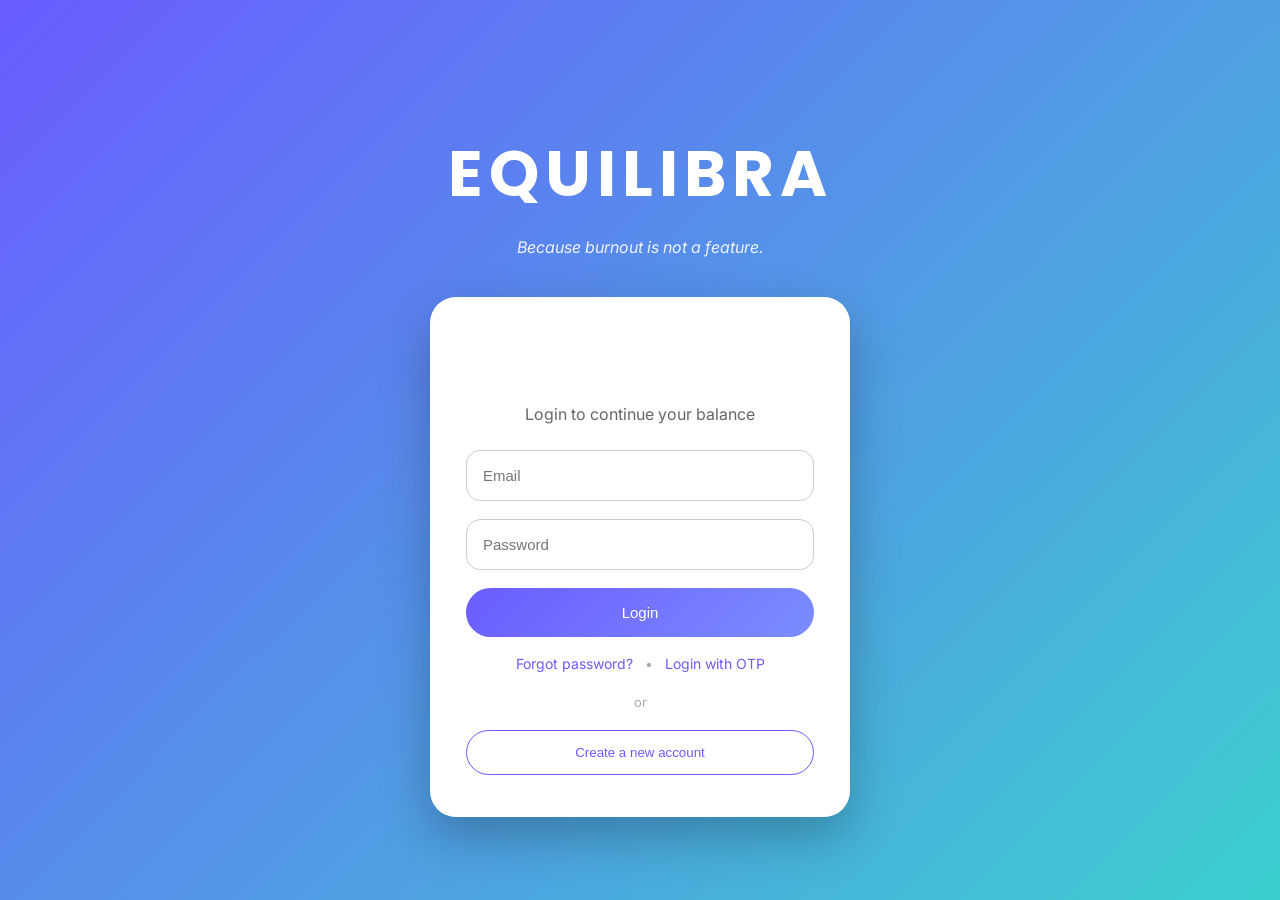
<file: login.html>
<!DOCTYPE html>
<html lang="en">
<head>
    <meta charset="UTF-8">
    <title>Equilibra | Login</title>
    <link rel="stylesheet" href="login.css">
    <link href="https://fonts.googleapis.com/css2?family=Inter:wght@400;500;600&family=Poppins:wght@600;700&display=swap" rel="stylesheet">
</head>
<body>

<div class="auth-page">

    <!-- BRAND -->
    <h1 class="auth-logo">EQUILIBRA</h1>
    <p class="auth-tagline">Because burnout is not a feature.</p>

    <!-- LOGIN CARD -->
    <div class="auth-card">

        <h2>Welcome back</h2>
        <p class="auth-sub">Login to continue your balance</p>

        <input type="email" placeholder="Email">
        <input type="password" placeholder="Password">

        <button class="primary-btn">Login</button>

        <div class="auth-links">
            <a href="#">Forgot password?</a>
            <span>•</span>
            <a href="#">Login with OTP</a>
        </div>

        <div class="divider">or</div>

        <button class="secondary-btn">Create a new account</button>

    </div>

</div>

</body>
</html>
</file>
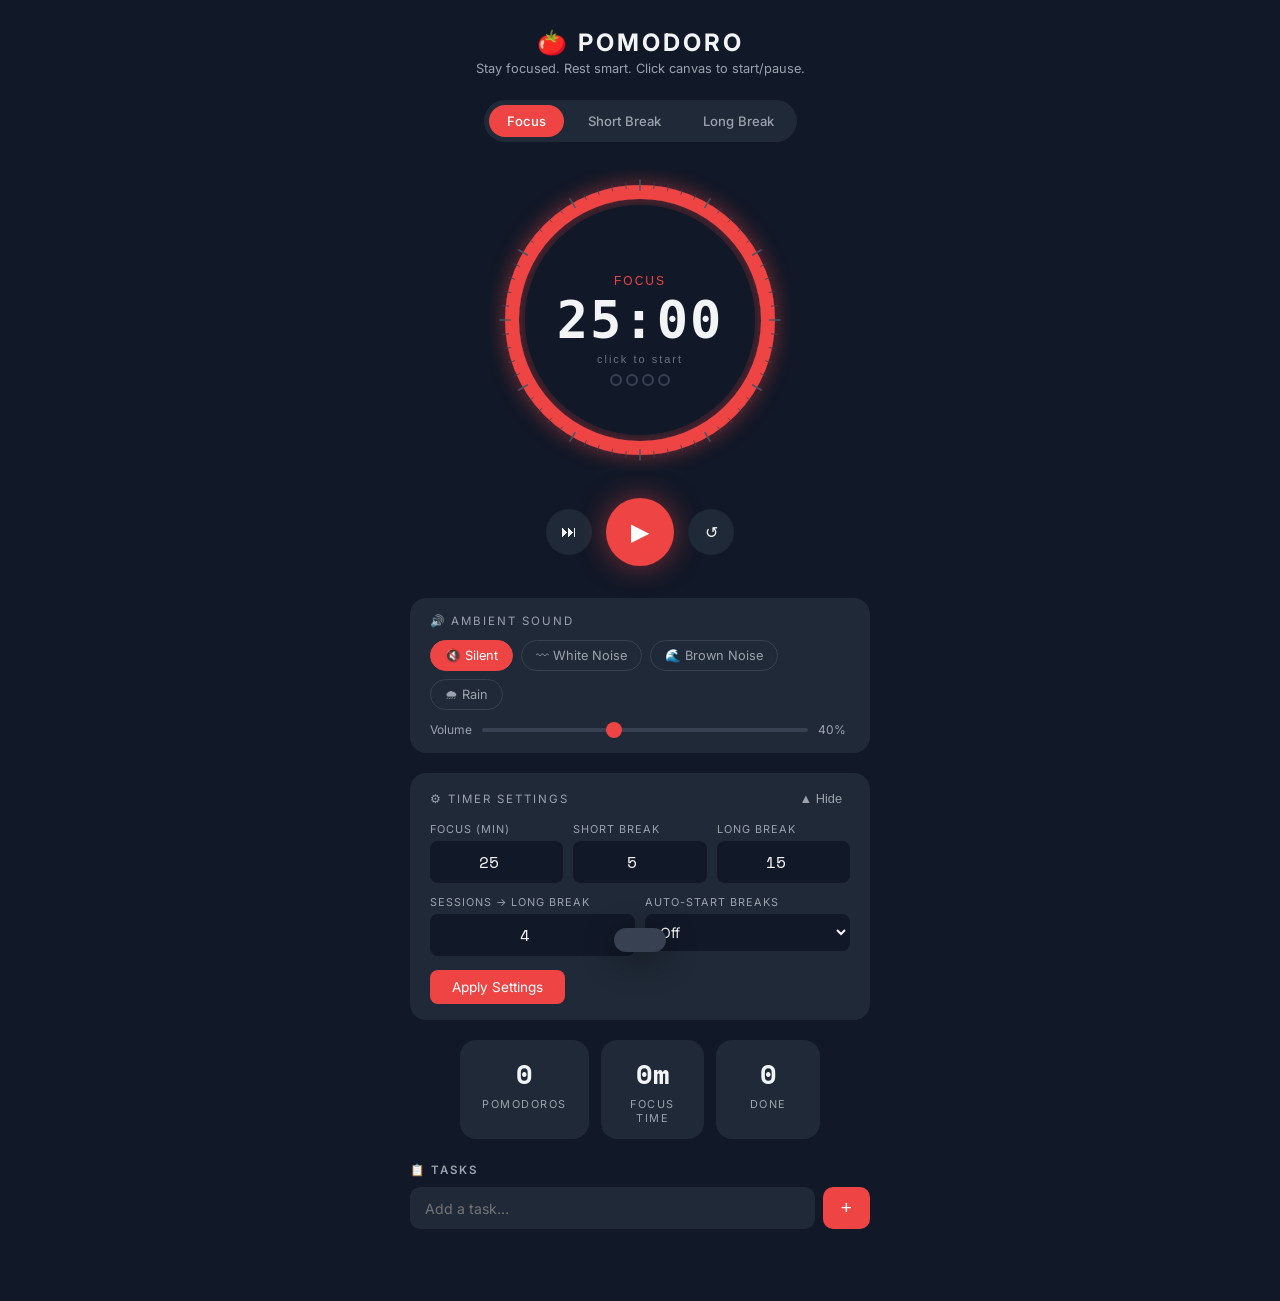
<file: pomodoro.html>
<!DOCTYPE html>
<html lang="en">
<head>
  <meta charset="UTF-8"/>
  <meta name="viewport" content="width=device-width, initial-scale=1.0"/>
  <title>Pomodoro Timer</title>
  <link href="https://fonts.googleapis.com/css2?family=Inter:wght@300;400;500;600;700&family=Space+Mono:wght@400;700&display=swap" rel="stylesheet"/>
  <style>
    *, *::before, *::after { box-sizing: border-box; margin: 0; padding: 0; }

    :root {
      --bg: #111827;
      --card: #1f2937;
      --card2: #374151;
      --text: #f3f4f6;
      --muted: #9ca3af;
      --accent: #ef4444;
      --radius: 16px;
    }

    body {
      font-family: 'Inter', sans-serif;
      background: var(--bg);
      color: var(--text);
      min-height: 100vh;
      display: flex;
      flex-direction: column;
      align-items: center;
      padding: 28px 16px 60px;
    }

    /* ── Header ── */
    .header { text-align: center; margin-bottom: 24px; }
    .header h1 { font-size: 1.5rem; font-weight: 700; letter-spacing: 3px; text-transform: uppercase; }
    .header p  { color: var(--muted); font-size: 0.8rem; margin-top: 4px; }

    /* ── Tabs ── */
    .tabs {
      display: flex; gap: 6px;
      background: var(--card);
      padding: 5px; border-radius: 50px;
      margin-bottom: 28px;
    }
    .tab-btn {
      border: none; background: transparent; color: var(--muted);
      padding: 8px 18px; border-radius: 50px; cursor: pointer;
      font-family: 'Inter', sans-serif; font-size: 0.82rem; font-weight: 500;
      transition: all 0.25s;
    }
    .tab-btn.active { background: var(--accent); color: #fff; }

    /* ── Canvas wrapper ── */
    .canvas-wrap {
      position: relative;
      margin-bottom: 28px;
      cursor: pointer;
    }
    #timerCanvas { display: block; }
    .canvas-wrap .click-hint {
      position: absolute; bottom: -20px; left: 50%;
      transform: translateX(-50%);
      font-size: 0.7rem; color: var(--muted);
      white-space: nowrap;
    }

    /* ── Controls ── */
    .controls {
      display: flex; align-items: center; gap: 14px;
      margin-bottom: 32px;
    }
    .btn-icon {
      background: var(--card); border: none; color: var(--text);
      width: 46px; height: 46px; border-radius: 50%;
      display: flex; align-items: center; justify-content: center;
      cursor: pointer; transition: background 0.2s, transform 0.1s;
      font-size: 1rem;
    }
    .btn-icon:hover { background: var(--card2); transform: scale(1.07); }
    .btn-main {
      background: var(--accent); border: none; color: #fff;
      width: 68px; height: 68px; border-radius: 50%;
      display: flex; align-items: center; justify-content: center;
      cursor: pointer; font-size: 1.5rem;
      transition: transform 0.15s, box-shadow 0.2s;
      box-shadow: 0 0 28px color-mix(in srgb, var(--accent) 50%, transparent);
    }
    .btn-main:hover { transform: scale(1.06); }

    /* ── Sound panel ── */
    .sound-panel {
      background: var(--card); border-radius: var(--radius);
      padding: 16px 20px; margin-bottom: 20px;
      width: 100%; max-width: 460px;
    }
    .sound-panel .panel-title {
      font-size: 0.72rem; text-transform: uppercase; letter-spacing: 2px;
      color: var(--muted); margin-bottom: 12px;
    }
    .sound-options {
      display: flex; gap: 8px; flex-wrap: wrap; margin-bottom: 12px;
    }
    .sound-btn {
      border: 1.5px solid var(--card2); background: transparent; color: var(--muted);
      padding: 7px 14px; border-radius: 50px; cursor: pointer;
      font-family: 'Inter', sans-serif; font-size: 0.8rem;
      transition: all 0.2s;
    }
    .sound-btn:hover { border-color: var(--accent); color: var(--text); }
    .sound-btn.active { background: var(--accent); border-color: var(--accent); color: #fff; }

    .volume-row {
      display: flex; align-items: center; gap: 10px;
    }
    .volume-row label { font-size: 0.75rem; color: var(--muted); white-space: nowrap; }
    .volume-slider {
      flex: 1; -webkit-appearance: none; appearance: none;
      height: 4px; border-radius: 2px;
      background: var(--card2); outline: none; cursor: pointer;
    }
    .volume-slider::-webkit-slider-thumb {
      -webkit-appearance: none; width: 16px; height: 16px;
      border-radius: 50%; background: var(--accent); cursor: pointer;
    }

    /* ── Settings panel ── */
    .settings-panel {
      background: var(--card); border-radius: var(--radius);
      padding: 16px 20px; margin-bottom: 20px;
      width: 100%; max-width: 460px;
    }
    .panel-header {
      display: flex; justify-content: space-between; align-items: center;
      margin-bottom: 14px;
    }
    .panel-header span {
      font-size: 0.72rem; text-transform: uppercase;
      letter-spacing: 2px; color: var(--muted);
    }
    .collapse-btn {
      background: none; border: none; color: var(--muted);
      cursor: pointer; font-size: 0.8rem; padding: 2px 8px;
      border-radius: 6px; transition: background 0.2s;
    }
    .collapse-btn:hover { background: var(--card2); }

    .settings-body { display: block; }
    .settings-body.hidden { display: none; }

    .settings-grid {
      display: grid; grid-template-columns: repeat(3, 1fr); gap: 10px;
      margin-bottom: 12px;
    }
    .setting-field label {
      display: block; font-size: 0.68rem; color: var(--muted);
      margin-bottom: 5px; text-transform: uppercase; letter-spacing: 1px;
    }
    .setting-field input {
      width: 100%; background: var(--bg); border: 1.5px solid transparent;
      border-radius: 8px; padding: 8px 10px; color: var(--text);
      font-family: 'Space Mono', monospace; font-size: 1rem;
      text-align: center; outline: none; transition: border-color 0.2s;
    }
    .setting-field input:focus { border-color: var(--accent); }

    .settings-row2 {
      display: grid; grid-template-columns: 1fr 1fr; gap: 10px;
      margin-bottom: 14px;
    }

    .settings-apply {
      background: var(--accent); border: none; color: #fff;
      padding: 9px 22px; border-radius: 8px; cursor: pointer;
      font-family: 'Inter', sans-serif; font-size: 0.85rem;
      transition: opacity 0.2s;
    }
    .settings-apply:hover { opacity: 0.85; }

    /* ── Stats ── */
    .stats {
      display: flex; gap: 12px; margin-bottom: 24px;
    }
    .stat-card {
      background: var(--card); border-radius: var(--radius);
      padding: 14px 22px; text-align: center; flex: 1;
    }
    .stat-card .val {
      font-family: 'Space Mono', monospace;
      font-size: 1.7rem; font-weight: 700;
    }
    .stat-card .lbl {
      font-size: 0.68rem; color: var(--muted);
      text-transform: uppercase; letter-spacing: 1.5px; margin-top: 3px;
    }

    /* ── Tasks ── */
    .task-section { width: 100%; max-width: 460px; }
    .task-section h2 {
      font-size: 0.72rem; font-weight: 600; text-transform: uppercase;
      letter-spacing: 2px; color: var(--muted); margin-bottom: 10px;
    }
    .task-input-wrap { display: flex; gap: 8px; margin-bottom: 12px; }
    .task-input {
      flex: 1; background: var(--card); border: 1.5px solid transparent;
      border-radius: 10px; padding: 10px 14px; color: var(--text);
      font-family: 'Inter', sans-serif; font-size: 0.88rem; outline: none;
      transition: border-color 0.2s;
    }
    .task-input:focus { border-color: var(--accent); }
    .task-add-btn {
      background: var(--accent); border: none; color: #fff;
      padding: 10px 18px; border-radius: 10px; cursor: pointer;
      font-size: 1.2rem; transition: opacity 0.2s;
    }
    .task-add-btn:hover { opacity: 0.85; }
    .task-list { list-style: none; display: flex; flex-direction: column; gap: 7px; }
    .task-item {
      background: var(--card); border-radius: 10px;
      padding: 10px 14px; display: flex; align-items: center; gap: 10px;
    }
    .task-check {
      width: 20px; height: 20px; border-radius: 50%;
      border: 2px solid var(--muted); flex-shrink: 0;
      display: flex; align-items: center; justify-content: center;
      cursor: pointer; transition: all 0.2s;
    }
    .task-item.done .task-check { background: var(--accent); border-color: var(--accent); }
    .task-item.done .task-check::after { content: '✓'; color: #fff; font-size: 10px; font-weight: 700; }
    .task-text { flex: 1; font-size: 0.88rem; cursor: pointer; }
    .task-item.done .task-text { text-decoration: line-through; color: var(--muted); }
    .task-del {
      background: none; border: none; color: var(--muted);
      cursor: pointer; font-size: 0.9rem; padding: 2px 6px;
      border-radius: 6px; transition: color 0.2s, background 0.2s;
    }
    .task-del:hover { color: var(--accent); background: rgba(239,68,68,0.12); }

    /* ── Toast ── */
    .toast {
      position: fixed; bottom: 28px; left: 50%;
      transform: translateX(-50%) translateY(80px);
      background: var(--card2); color: var(--text);
      padding: 12px 26px; border-radius: 50px;
      font-size: 0.88rem; font-weight: 500;
      box-shadow: 0 8px 32px rgba(0,0,0,0.4);
      transition: transform 0.4s cubic-bezier(.34,1.56,.64,1);
      z-index: 999; white-space: nowrap;
    }
    .toast.show { transform: translateX(-50%) translateY(0); }

    @media (max-width: 480px) {
      .settings-grid { grid-template-columns: 1fr 1fr; }
      .stats { gap: 8px; }
      .stat-card { padding: 12px 14px; }
      .stat-card .val { font-size: 1.4rem; }
    }
  </style>
</head>
<body>

<div class="header">
  <h1>🍅 Pomodoro</h1>
  <p>Stay focused. Rest smart. Click canvas to start/pause.</p>
</div>

<!-- Mode tabs -->
<div class="tabs">
  <button class="tab-btn active" data-mode="work">Focus</button>
  <button class="tab-btn" data-mode="short">Short Break</button>
  <button class="tab-btn" data-mode="long">Long Break</button>
</div>

<!-- Canvas -->
<div class="canvas-wrap" id="canvas-wrap">
  <canvas id="timerCanvas" width="300" height="300"></canvas>
</div>

<!-- Controls -->
<div class="controls">
  <button class="btn-icon" id="skip-btn" title="Skip to next">⏭</button>
  <button class="btn-main" id="start-btn" title="Start / Pause">▶</button>
  <button class="btn-icon" id="reset-btn" title="Reset">↺</button>
</div>

<!-- Sound panel -->
<div class="sound-panel">
  <div class="panel-title">🔊 Ambient Sound</div>
  <div class="sound-options">
    <button class="sound-btn active" data-sound="silent">🔇 Silent</button>
    <button class="sound-btn" data-sound="white">〰 White Noise</button>
    <button class="sound-btn" data-sound="brown">🌊 Brown Noise</button>
    <button class="sound-btn" data-sound="rain">🌧 Rain</button>
  </div>
  <div class="volume-row">
    <label>Volume</label>
    <input type="range" class="volume-slider" id="volume" min="0" max="100" value="40"/>
    <span id="vol-val" style="font-size:0.75rem;color:var(--muted);min-width:32px">40%</span>
  </div>
</div>

<!-- Settings panel -->
<div class="settings-panel">
  <div class="panel-header">
    <span>⚙ Timer Settings</span>
    <button class="collapse-btn" id="collapse-btn">▲ Hide</button>
  </div>
  <div class="settings-body" id="settings-body">
    <div class="settings-grid">
      <div class="setting-field">
        <label>Focus (min)</label>
        <input type="number" id="set-work" value="25" min="1" max="120"/>
      </div>
      <div class="setting-field">
        <label>Short Break</label>
        <input type="number" id="set-short" value="5" min="1" max="60"/>
      </div>
      <div class="setting-field">
        <label>Long Break</label>
        <input type="number" id="set-long" value="15" min="1" max="120"/>
      </div>
    </div>
    <div class="settings-row2">
      <div class="setting-field">
        <label>Sessions → Long Break</label>
        <input type="number" id="set-cycle" value="4" min="1" max="10"/>
      </div>
      <div class="setting-field">
        <label>Auto-start Breaks</label>
        <select id="set-auto" style="width:100%;background:var(--bg);border:1.5px solid transparent;border-radius:8px;padding:8px 10px;color:var(--text);font-family:'Inter',sans-serif;font-size:0.88rem;outline:none;">
          <option value="off">Off</option>
          <option value="on">On</option>
        </select>
      </div>
    </div>
    <button class="settings-apply" id="settings-apply">Apply Settings</button>
  </div>
</div>

<!-- Stats -->
<div class="stats">
  <div class="stat-card">
    <div class="val" id="pomodoro-count">0</div>
    <div class="lbl">Pomodoros</div>
  </div>
  <div class="stat-card">
    <div class="val" id="focus-time">0m</div>
    <div class="lbl">Focus Time</div>
  </div>
  <div class="stat-card">
    <div class="val" id="tasks-done">0</div>
    <div class="lbl">Done</div>
  </div>
</div>

<!-- Tasks -->
<div class="task-section">
  <h2>📋 Tasks</h2>
  <div class="task-input-wrap">
    <input class="task-input" id="task-input" type="text" placeholder="Add a task…" maxlength="80"/>
    <button class="task-add-btn" id="task-add">+</button>
  </div>
  <ul class="task-list" id="task-list"></ul>
</div>

<!-- Toast -->
<div class="toast" id="toast"></div>

<script>
// ════════════════════════════════════════════════════════════════════════════
//  CANVAS SETUP
// ════════════════════════════════════════════════════════════════════════════
const canvas = document.getElementById('timerCanvas');
const ctx    = canvas.getContext('2d');

// Hi-DPI support
const DPR = window.devicePixelRatio || 1;
const SIZE = 300;
canvas.width  = SIZE * DPR;
canvas.height = SIZE * DPR;
canvas.style.width  = SIZE + 'px';
canvas.style.height = SIZE + 'px';
ctx.scale(DPR, DPR);

const CX = SIZE / 2, CY = SIZE / 2;
const OUTER_R = 128;   // outer ring radius
const TRACK_W = 14;    // stroke width

// ════════════════════════════════════════════════════════════════════════════
//  TIMER STATE
// ════════════════════════════════════════════════════════════════════════════
const MODES = {
  work:  { label: 'Focus',       color: '#ef4444', glow: 'rgba(239,68,68,0.55)',   shadow: 'rgba(239,68,68,0.25)'  },
  short: { label: 'Short Break', color: '#10b981', glow: 'rgba(16,185,129,0.55)',  shadow: 'rgba(16,185,129,0.25)' },
  long:  { label: 'Long Break',  color: '#3b82f6', glow: 'rgba(59,130,246,0.55)',  shadow: 'rgba(59,130,246,0.25)' },
};

let cfg = { work: 25, short: 5, long: 15, cycle: 4, autoStart: false };

let currentMode   = 'work';
let totalSeconds  = cfg.work * 60;
let remaining     = totalSeconds;
let running       = false;
let rafId         = null;
let lastTimestamp = null;
let accMs         = 0;        // accumulated milliseconds between ticks

let pomodoroCount = 0;
let focusMinutes  = 0;
let sessionsDone  = 0;        // completed work sessions in current cycle

// ════════════════════════════════════════════════════════════════════════════
//  CANVAS DRAWING  — this is the core "Canvas + Drawing in JS" implementation
// ════════════════════════════════════════════════════════════════════════════
function draw() {
  // Clear
  ctx.clearRect(0, 0, SIZE, SIZE);

  const mode    = MODES[currentMode];
  const progress = remaining / totalSeconds;   // 1 = full, 0 = done
  const startA  = -Math.PI / 2;                // top of circle
  const sweepA  = 2 * Math.PI * progress;

  // ── 1. Outer glow shadow (drawn as a slightly larger arc first) ──────────
  ctx.save();
  ctx.shadowColor = mode.glow;
  ctx.shadowBlur  = 20;
  ctx.beginPath();
  ctx.arc(CX, CY, OUTER_R, startA, startA + sweepA);
  ctx.strokeStyle = mode.color;
  ctx.lineWidth   = TRACK_W;
  ctx.lineCap     = 'round';
  ctx.stroke();
  ctx.restore();

  // ── 2. Track ring (background) ────────────────────────────────────────────
  ctx.beginPath();
  ctx.arc(CX, CY, OUTER_R, 0, 2 * Math.PI);
  ctx.strokeStyle = '#1f2937';
  ctx.lineWidth   = TRACK_W;
  ctx.stroke();

  // ── 3. Progress arc ───────────────────────────────────────────────────────
  if (progress > 0) {
    ctx.beginPath();
    ctx.arc(CX, CY, OUTER_R, startA, startA + sweepA);
    ctx.strokeStyle = mode.color;
    ctx.lineWidth   = TRACK_W;
    ctx.lineCap     = 'round';
    ctx.stroke();
  }

  // ── 4. Inner circle fill ──────────────────────────────────────────────────
  ctx.beginPath();
  ctx.arc(CX, CY, OUTER_R - TRACK_W / 2 - 6, 0, 2 * Math.PI);
  ctx.fillStyle = '#111827';
  ctx.fill();

  // ── 5. Mode label (top) ───────────────────────────────────────────────────
  ctx.fillStyle   = mode.color;
  ctx.font        = '500 12px Inter, sans-serif';
  ctx.textAlign   = 'center';
  ctx.textBaseline = 'middle';
  ctx.letterSpacing = '2px';
  ctx.fillText(mode.label.toUpperCase(), CX, CY - 38);

  // ── 6. Time text (center) — Space Mono for monospaced digits ─────────────
  ctx.fillStyle    = '#f3f4f6';
  ctx.font         = 'bold 52px "Space Mono", monospace';
  ctx.textAlign    = 'center';
  ctx.textBaseline = 'middle';
  ctx.fillText(fmt(remaining), CX, CY + 4);

  // ── 7. Sub-label: "click to pause" or "paused" ───────────────────────────
  ctx.fillStyle    = '#6b7280';
  ctx.font         = '400 11px Inter, sans-serif';
  ctx.textAlign    = 'center';
  ctx.textBaseline = 'middle';
  ctx.fillText(running ? 'click to pause' : (remaining < totalSeconds ? 'paused — click to resume' : 'click to start'), CX, CY + 40);

  // ── 8. Session dots (bottom) ──────────────────────────────────────────────
  const dotCount  = cfg.cycle;
  const dotR      = 5;
  const dotSpacing = 16;
  const dotsW     = dotCount * dotSpacing - dotSpacing + dotR * 2;
  const dotStartX = CX - dotsW / 2 + dotR;
  const dotY      = CY + 60;

  for (let i = 0; i < dotCount; i++) {
    const filled = i < (sessionsDone % cfg.cycle);
    ctx.beginPath();
    ctx.arc(dotStartX + i * dotSpacing, dotY, dotR, 0, 2 * Math.PI);
    if (filled) {
      ctx.fillStyle = mode.color;
      ctx.fill();
    } else {
      ctx.strokeStyle = '#374151';
      ctx.lineWidth   = 2;
      ctx.stroke();
    }
  }

  // ── 9. Tick marks around the ring ─────────────────────────────────────────
  const tickCount = 60;
  const tickOuter = OUTER_R + 10;
  const tickInner = OUTER_R + 4;
  ctx.strokeStyle = '#374151';
  ctx.lineWidth   = 1;
  for (let i = 0; i < tickCount; i++) {
    const angle = (i / tickCount) * 2 * Math.PI - Math.PI / 2;
    const isMajor = i % 5 === 0;
    const r1 = isMajor ? tickOuter + 2 : tickOuter;
    const r2 = isMajor ? tickInner - 2 : tickInner;
    ctx.beginPath();
    ctx.moveTo(CX + r1 * Math.cos(angle), CY + r1 * Math.sin(angle));
    ctx.lineTo(CX + r2 * Math.cos(angle), CY + r2 * Math.sin(angle));
    ctx.strokeStyle = isMajor ? '#4b5563' : '#374151';
    ctx.lineWidth   = isMajor ? 1.5 : 0.8;
    ctx.stroke();
  }
}

// ════════════════════════════════════════════════════════════════════════════
//  TIMER LOOP (using requestAnimationFrame for smooth canvas updates)
// ════════════════════════════════════════════════════════════════════════════
function loop(timestamp) {
  if (!running) return;
  if (lastTimestamp === null) lastTimestamp = timestamp;

  accMs += timestamp - lastTimestamp;
  lastTimestamp = timestamp;

  // Tick every full second
  while (accMs >= 1000) {
    accMs -= 1000;
    remaining--;
    document.title = `${fmt(remaining)} — ${MODES[currentMode].label}`;
    if (remaining <= 0) {
      remaining = 0;
      draw();
      onComplete();
      return;
    }
  }

  draw();
  rafId = requestAnimationFrame(loop);
}

function startLoop() {
  lastTimestamp = null;
  accMs = 0;
  rafId = requestAnimationFrame(loop);
}

function stopLoop() {
  if (rafId) { cancelAnimationFrame(rafId); rafId = null; }
}

// ════════════════════════════════════════════════════════════════════════════
//  HELPERS
// ════════════════════════════════════════════════════════════════════════════
function fmt(s) {
  const m = Math.floor(s / 60).toString().padStart(2, '0');
  const ss = (s % 60).toString().padStart(2, '0');
  return `${m}:${ss}`;
}

function setAccent(color) {
  document.documentElement.style.setProperty('--accent', color);
  const startBtn = document.getElementById('start-btn');
  startBtn.style.background  = color;
  startBtn.style.boxShadow   = `0 0 28px color-mix(in srgb, ${color} 50%, transparent)`;
  document.querySelectorAll('.tab-btn.active').forEach(b => b.style.background = color);
  document.querySelectorAll('.task-add-btn, .settings-apply').forEach(b => b.style.background = color);
}

function initMode(mode) {
  currentMode  = mode;
  totalSeconds = cfg[mode === 'work' ? 'work' : mode === 'short' ? 'short' : 'long'] * 60;
  remaining    = totalSeconds;
  running      = false;
  stopLoop();
  lastTimestamp = null; accMs = 0;
  document.getElementById('start-btn').textContent = '▶';
  document.title = `${fmt(remaining)} — ${MODES[mode].label}`;
  setAccent(MODES[mode].color);
  draw();
}

function switchMode(mode) {
  document.querySelectorAll('.tab-btn').forEach(b =>
    b.classList.toggle('active', b.dataset.mode === mode)
  );
  initMode(mode);
}

function onComplete() {
  running = false;
  stopLoop();
  document.getElementById('start-btn').textContent = '▶';

  if (currentMode === 'work') {
    pomodoroCount++;
    sessionsDone++;
    focusMinutes += cfg.work;
    document.getElementById('pomodoro-count').textContent = pomodoroCount;
    document.getElementById('focus-time').textContent =
      focusMinutes >= 60 ? `${(focusMinutes / 60).toFixed(1)}h` : `${focusMinutes}m`;

    playAlert(880);
    const isLong = sessionsDone % cfg.cycle === 0;
    const next   = isLong ? 'long' : 'short';
    showToast(`🍅 Pomodoro #${pomodoroCount} done! Time for a ${isLong ? 'long' : 'short'} break.`);

    if (cfg.autoStart) {
      setTimeout(() => { switchMode(next); toggleTimer(); }, 1000);
    } else {
      setTimeout(() => switchMode(next), 1000);
    }
  } else {
    playAlert(660);
    showToast('☕ Break over! Back to work.');
    if (cfg.autoStart) {
      setTimeout(() => { switchMode('work'); toggleTimer(); }, 1000);
    } else {
      setTimeout(() => switchMode('work'), 1000);
    }
  }
}

function toggleTimer() {
  if (running) {
    running = false;
    stopLoop();
    document.getElementById('start-btn').textContent = '▶';
    draw();
  } else {
    running = true;
    document.getElementById('start-btn').textContent = '⏸';
    startLoop();
  }
}

// ════════════════════════════════════════════════════════════════════════════
//  SOUND ENGINE  (Web Audio API — all sounds generated programmatically)
// ════════════════════════════════════════════════════════════════════════════
let audioCtx      = null;
let soundSource   = null;
let soundGain     = null;
let currentSound  = 'silent';
let targetVolume  = 0.4;

function ensureAudio() {
  if (!audioCtx) {
    audioCtx = new (window.AudioContext || window.webkitAudioContext)();
  }
  if (audioCtx.state === 'suspended') audioCtx.resume();
}

function stopSound() {
  if (soundSource) {
    try { soundSource.stop(); } catch(e) {}
    soundSource.disconnect();
    soundSource = null;
  }
  if (soundGain) {
    soundGain.disconnect();
    soundGain = null;
  }
}

/* ── White Noise: flat random buffer ─────────────────────────────── */
function buildWhiteNoise() {
  const SR  = audioCtx.sampleRate;
  const len = SR * 3;                          // 3-second looping buffer
  const buf = audioCtx.createBuffer(1, len, SR);
  const d   = buf.getChannelData(0);
  for (let i = 0; i < len; i++) d[i] = Math.random() * 2 - 1;

  const src = audioCtx.createBufferSource();
  src.buffer = buf;
  src.loop   = true;
  return { src, nodes: [] };
}

/* ── Brown Noise: integrated white noise (1/f²) ──────────────────── */
function buildBrownNoise() {
  const SR  = audioCtx.sampleRate;
  const len = SR * 3;
  const buf = audioCtx.createBuffer(1, len, SR);
  const d   = buf.getChannelData(0);
  let last  = 0;
  for (let i = 0; i < len; i++) {
    const wh = Math.random() * 2 - 1;
    last = (last + 0.02 * wh) / 1.02;
    d[i] = last * 3.5;                         // amplify to audible level
    if (d[i] >  1) d[i] =  1;
    if (d[i] < -1) d[i] = -1;
  }
  const src = audioCtx.createBufferSource();
  src.buffer = buf;
  src.loop   = true;
  return { src, nodes: [] };
}

/* ── Rain: layered bandpass-filtered noise ────────────────────────── */
function buildRainNoise() {
  // Rain is simulated by layering white noise through multiple bandpass
  // filters tuned to the spectral character of rain (300 Hz–4 kHz)
  const SR  = audioCtx.sampleRate;
  const len = SR * 4;
  const buf = audioCtx.createBuffer(1, len, SR);
  const d   = buf.getChannelData(0);
  for (let i = 0; i < len; i++) d[i] = Math.random() * 2 - 1;

  const src = audioCtx.createBufferSource();
  src.buffer = buf;
  src.loop   = true;

  // Layer 1: light drizzle (high-shelf filtered)
  const hp = audioCtx.createBiquadFilter();
  hp.type  = 'highpass'; hp.frequency.value = 300; hp.Q.value = 0.5;

  // Layer 2: heavier drops (bandpass around 1.5 kHz)
  const bp1 = audioCtx.createBiquadFilter();
  bp1.type  = 'bandpass'; bp1.frequency.value = 1500; bp1.Q.value = 0.8;

  // Layer 3: wide presence (lowpass ceiling)
  const lp = audioCtx.createBiquadFilter();
  lp.type  = 'lowpass'; lp.frequency.value = 4000; lp.Q.value = 0.5;

  src.connect(hp); hp.connect(bp1); bp1.connect(lp);
  return { src, nodes: [hp, bp1, lp], lastNode: lp };
}

function playSound(type) {
  ensureAudio();
  stopSound();
  currentSound = type;

  if (type === 'silent') return;

  let built;
  if      (type === 'white') built = buildWhiteNoise();
  else if (type === 'brown') built = buildBrownNoise();
  else if (type === 'rain')  built = buildRainNoise();

  soundGain = audioCtx.createGain();
  soundGain.gain.value = targetVolume;
  soundGain.connect(audioCtx.destination);

  const lastNode = built.lastNode || built.src;
  if (built.nodes.length === 0) {
    // white / brown: src → gain
    built.src.connect(soundGain);
  } else {
    // rain: src → filters → gain
    lastNode.connect(soundGain);
  }

  soundSource = built.src;
  soundSource.start();
}

/* ── Alert beep ────────────────────────────────────────────────────── */
function playAlert(freq) {
  ensureAudio();
  const osc  = audioCtx.createOscillator();
  const gain = audioCtx.createGain();
  osc.connect(gain); gain.connect(audioCtx.destination);
  osc.frequency.value = freq; osc.type = 'sine';
  gain.gain.setValueAtTime(0.4, audioCtx.currentTime);
  gain.gain.exponentialRampToValueAtTime(0.001, audioCtx.currentTime + 1.4);
  osc.start(); osc.stop(audioCtx.currentTime + 1.4);
}

// ════════════════════════════════════════════════════════════════════════════
//  TOAST
// ════════════════════════════════════════════════════════════════════════════
let toastTimer;
function showToast(msg) {
  const t = document.getElementById('toast');
  t.textContent = msg;
  t.classList.add('show');
  clearTimeout(toastTimer);
  toastTimer = setTimeout(() => t.classList.remove('show'), 3500);
}

// ════════════════════════════════════════════════════════════════════════════
//  EVENT WIRING
// ════════════════════════════════════════════════════════════════════════════

// Canvas click = toggle timer
document.getElementById('canvas-wrap').addEventListener('click', () => {
  ensureAudio();
  toggleTimer();
});

// Start/pause button
document.getElementById('start-btn').addEventListener('click', e => {
  e.stopPropagation();
  ensureAudio();
  toggleTimer();
});

// Reset
document.getElementById('reset-btn').addEventListener('click', () => initMode(currentMode));

// Skip
document.getElementById('skip-btn').addEventListener('click', () => {
  stopLoop(); running = false;
  onComplete();
});

// Mode tabs
document.querySelectorAll('.tab-btn').forEach(btn => {
  btn.addEventListener('click', () => {
    document.querySelectorAll('.tab-btn').forEach(b => b.classList.remove('active'));
    btn.classList.add('active');
    switchMode(btn.dataset.mode);
  });
});

// Sound buttons
document.querySelectorAll('.sound-btn').forEach(btn => {
  btn.addEventListener('click', () => {
    document.querySelectorAll('.sound-btn').forEach(b => b.classList.remove('active'));
    btn.classList.add('active');
    playSound(btn.dataset.sound);
  });
});

// Volume slider
document.getElementById('volume').addEventListener('input', function() {
  targetVolume = this.value / 100;
  document.getElementById('vol-val').textContent = `${this.value}%`;
  if (soundGain) soundGain.gain.setTargetAtTime(targetVolume, audioCtx.currentTime, 0.05);
});

// Settings collapse
document.getElementById('collapse-btn').addEventListener('click', () => {
  const body = document.getElementById('settings-body');
  const btn  = document.getElementById('collapse-btn');
  body.classList.toggle('hidden');
  btn.textContent = body.classList.contains('hidden') ? '▼ Show' : '▲ Hide';
});

// Apply settings
document.getElementById('settings-apply').addEventListener('click', () => {
  const w = Math.max(1, parseInt(document.getElementById('set-work').value)  || 25);
  const s = Math.max(1, parseInt(document.getElementById('set-short').value) || 5);
  const l = Math.max(1, parseInt(document.getElementById('set-long').value)  || 15);
  const c = Math.max(1, parseInt(document.getElementById('set-cycle').value) || 4);
  const a = document.getElementById('set-auto').value === 'on';
  cfg = { work: w, short: s, long: l, cycle: c, autoStart: a };
  initMode(currentMode);
  showToast('✅ Settings applied!');
});

// ════════════════════════════════════════════════════════════════════════════
//  TASK LIST
// ════════════════════════════════════════════════════════════════════════════
let tasks = [];

function esc(s) {
  return s.replace(/&/g,'&amp;').replace(/</g,'&lt;').replace(/>/g,'&gt;');
}

function renderTasks() {
  const list = document.getElementById('task-list');
  list.innerHTML = '';
  document.getElementById('tasks-done').textContent = tasks.filter(t => t.done).length;
  tasks.forEach((task, i) => {
    const li = document.createElement('li');
    li.className = 'task-item' + (task.done ? ' done' : '');
    li.innerHTML = `
      <div class="task-check"></div>
      <span class="task-text">${esc(task.text)}</span>
      <button class="task-del" title="Remove">✕</button>`;
    li.querySelector('.task-check').onclick = () => { tasks[i].done = !tasks[i].done; renderTasks(); };
    li.querySelector('.task-text').onclick  = () => { tasks[i].done = !tasks[i].done; renderTasks(); };
    li.querySelector('.task-del').onclick   = e  => { e.stopPropagation(); tasks.splice(i,1); renderTasks(); };
    list.appendChild(li);
  });
}

function addTask() {
  const inp = document.getElementById('task-input');
  const v   = inp.value.trim();
  if (!v) return;
  tasks.push({ text: v, done: false });
  inp.value = '';
  renderTasks();
}

document.getElementById('task-add').onclick = addTask;
document.getElementById('task-input').addEventListener('keydown', e => { if (e.key === 'Enter') addTask(); });

// ════════════════════════════════════════════════════════════════════════════
//  INIT
// ════════════════════════════════════════════════════════════════════════════
initMode('work');
</script>
</body>
</html>
</file>
<file: login.css>
* {
    box-sizing: border-box;
}

body {
    margin: 0;
    font-family: 'Inter', sans-serif;
    height: 100vh;
    background: linear-gradient(135deg, #6a5cff, #3ccfcf);
    display: flex;
    align-items: center;
    justify-content: center;
    color: #2e2e2e;
}

/* PAGE */
.auth-page {
    text-align: center;
    color: white;
}

/* BRAND */
.auth-logo {
    font-family: 'Poppins', sans-serif;
    font-size: 64px;
    letter-spacing: 6px;
    margin-bottom: 6px;
}

.auth-tagline {
    font-style: italic;
    opacity: 0.9;
    margin-bottom: 40px;
}

/* CARD */
.auth-card {
    background: white;
    width: 420px;
    padding: 42px 36px;
    border-radius: 26px;
    box-shadow: 0 20px 50px rgba(0,0,0,0.25);
    text-align: center;
}

/* TEXT */
.auth-card h2 {
    margin-bottom: 6px;
}

.auth-sub {
    color: #666;
    margin-bottom: 26px;
}

/* INPUTS */
.auth-card input {
    width: 100%;
    padding: 16px;
    margin-bottom: 18px;
    border-radius: 14px;
    border: 1px solid #ccc;
    font-size: 15px;
}

/* BUTTONS */
.primary-btn {
    width: 100%;
    padding: 16px;
    border-radius: 30px;
    border: none;
    background: linear-gradient(135deg,#6a5cff,#7b8cff);
    color: white;
    font-size: 15px;
    cursor: pointer;
    margin-bottom: 18px;
}

.secondary-btn {
    width: 100%;
    padding: 14px;
    border-radius: 30px;
    border: 1px solid #6a5cff;
    background: none;
    color: #6a5cff;
    cursor: pointer;
}

/* LINKS */
.auth-links {
    font-size: 14px;
    margin-bottom: 22px;
}

.auth-links a {
    color: #6a5cff;
    text-decoration: none;
}

.auth-links span {
    margin: 0 8px;
    color: #aaa;
}

/* DIVIDER */
.divider {
    margin: 20px 0;
    font-size: 13px;
    color: #aaa;
}
</file>
